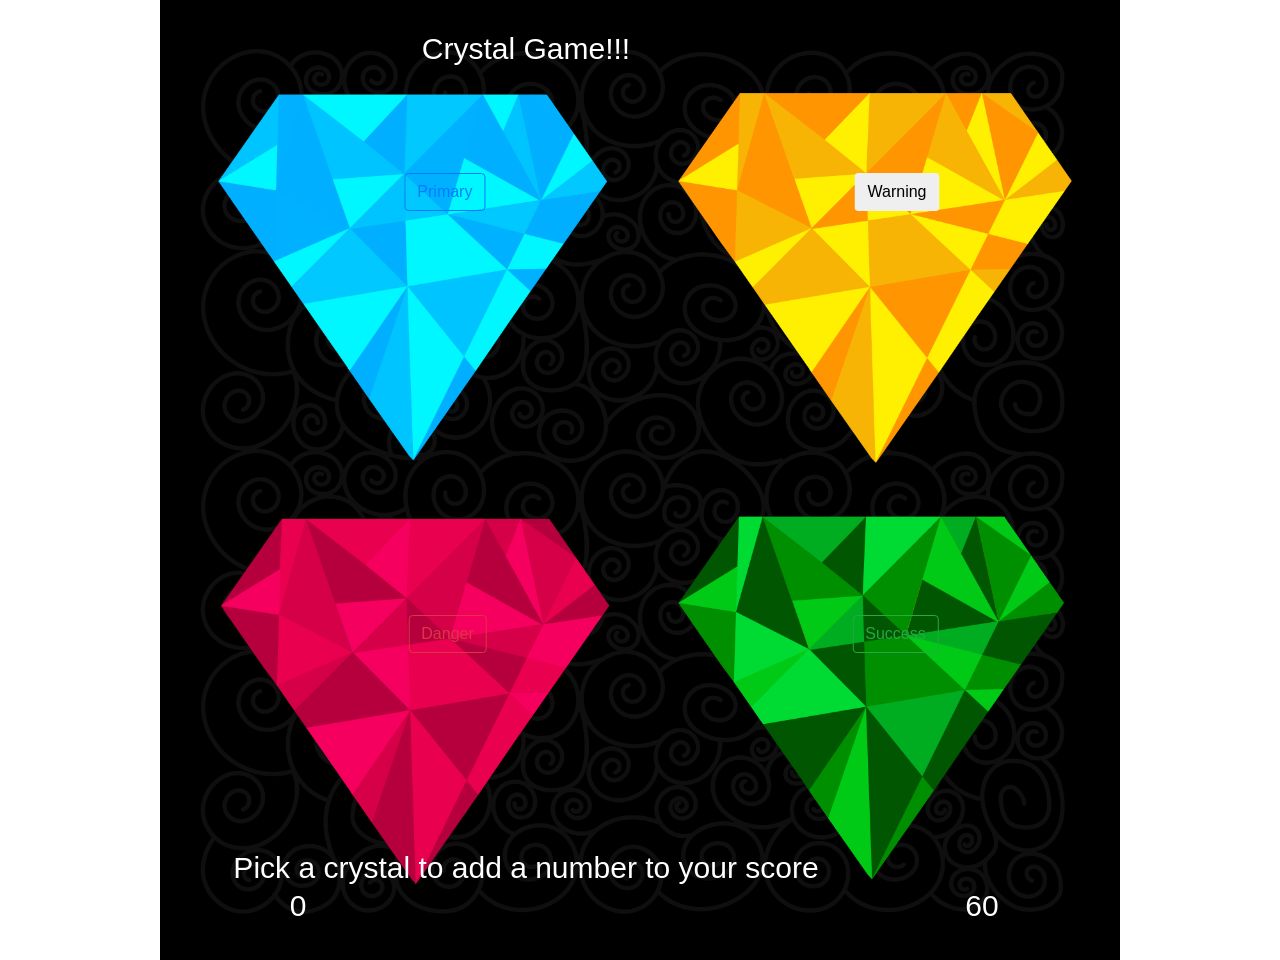
<file: index.html>
<!DOCTYPE html>
<html lang="en">

<head>
    <meta charset="UTF-8">
    <meta name="viewport" content="width=device-width, initial-scale=1.0">
    <title>Crystal Game</title>
    <link rel="stylesheet" type="text/css" href="css/style.css">
    <link rel="stylesheet" type="text/css" href="https://meyerweb.com/eric/tools/css/reset/reset.css">
    <link rel="stylesheet" href="https://maxcdn.bootstrapcdn.com/bootstrap/4.0.0/css/bootstrap.min.css"
        integrity="sha384-Gn5384xqQ1aoWXA+058RXPxPg6fy4IWvTNh0E263XmFcJlSAwiGgFAW/dAiS6JXm" crossorigin="anonymous">

    <script type="text/javascript" src="https://code.jquery.com/jquery-3.5.1.js"
        integrity="sha256-QWo7LDvxbWT2tbbQ97B53yJnYU3WhH/C8ycbRAkjPDc=" crossorigin="anonymous"></script>
    <script type="text/javascript" src="javascript/game.js"></script>


</head>

<body>
    <div class="container">
        <img src="images/background-image.jpg" alt="crystal image" style="width:960px;">
        <div class="heading">Crystal Game!!!</div>
        <div class="bottom-right">Pick a crystal to add a number to your score</div>
        <div class="scoreboard"></div>
        <div class="targetscore"></div>
        <button type="button" class="btn btn-outline-primary bluegem" id="bluegem">Primary</button>
        <button type="button" class="btn btn-outline-success" id="greenie">Success</button>
        <button type="button" class="btn btn-warning- yellowgem" id="yellowButton">Warning</button>
        <button type="button" class="btn btn-outline-danger" id="ruby">Danger</button>
    </div>



</body>

</html>
</file>
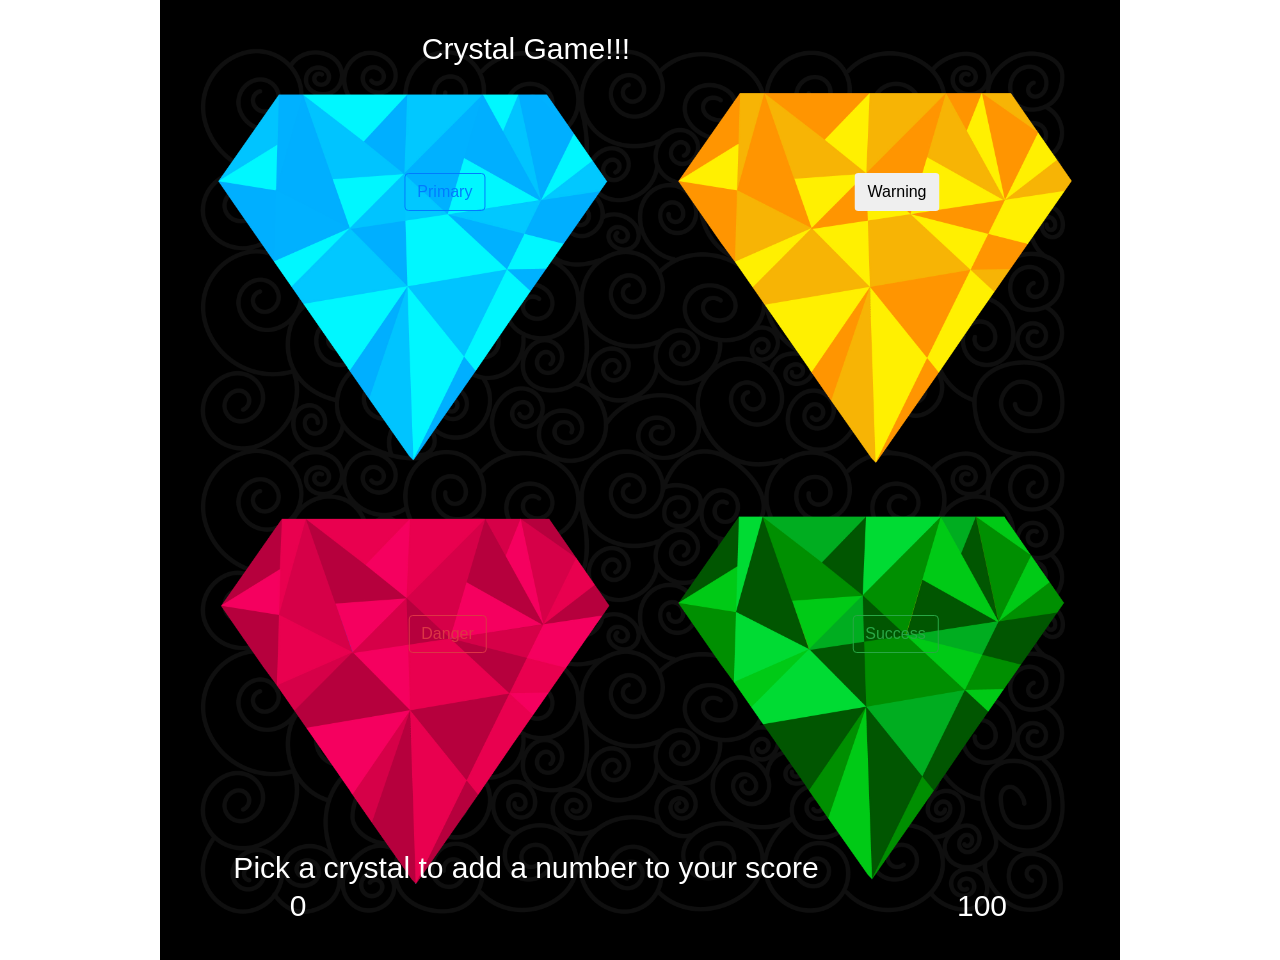
<file: game.html>
<!DOCTYPE html>
<html lang="en">

<head>
    <meta charset="UTF-8">
    <meta name="viewport" content="width=device-width, initial-scale=1.0">
    <title>Crystal Game</title>
    <link rel="stylesheet" type="text/css" href="css/style.css">
    <link rel="stylesheet" type="text/css" href="https://meyerweb.com/eric/tools/css/reset/reset.css">
    <link rel="stylesheet" href="https://maxcdn.bootstrapcdn.com/bootstrap/4.0.0/css/bootstrap.min.css"
        integrity="sha384-Gn5384xqQ1aoWXA+058RXPxPg6fy4IWvTNh0E263XmFcJlSAwiGgFAW/dAiS6JXm" crossorigin="anonymous">

    <script type="text/javascript" src="https://code.jquery.com/jquery-3.5.1.js"
        integrity="sha256-QWo7LDvxbWT2tbbQ97B53yJnYU3WhH/C8ycbRAkjPDc=" crossorigin="anonymous"></script>
</head>

<body>
    <div class="container">
        <img src="images/background-image.jpg" alt="crystal image" style="width:960px;">
        <div class="heading">Crystal Game!!!</div>
        <div class="bottom-right">Pick a crystal to add a number to your score</div>
        <div class="scoreboard"></div>
        <div class="targetscore"></div>
        <button type="button" class="btn btn-outline-primary bluegem" id="bluegem">Primary</button>
        <button type="button" class="btn btn-outline-success" id="greenie">Success</button>
        <button type="button" class="btn btn-warning- yellowgem" id="yellowButton">Warning</button>
        <button type="button" class="btn btn-outline-danger" id="ruby">Danger</button>
    </div>

    <script>


        var score = 0;
        var targetNumber = 100
        var numberOptions = [10, 5, 3, 7];

        $(".scoreboard").text(score);
        $(".targetscore").text(targetNumber);




        $(".btn").on("click", function(){
               
               
        var myId=$(this).attr("id");
           if(myId==="bluegem"){
        score += numberOptions[10];
        console.log("bluegem Clicked");

    }
    else if (myId==="yellowButton"){
        score += numberOptions[3];
        console.log("yellowButton Clicked");

    }
    else if(myId==="greenie"){
        score += numberOptions[5];
        console.log("greenie clicked");
    }
    else if(myId=="ruby"){
        score += numberOptions[7];
        console.log("ruby clicked");
    }
    if(score === targetNumber){
        alert("You Win!");
        score=0;
        targetNumber=mathRandom(max);
    }
$(".scoreboard").text(score);
$(".targetscore").text(targetNumber);
        });
    </script>

    </body>
    </html>
</file>
<file: css/style.css>
.crystal-images{
height: 960px;
width:960px;
text-align:center;
position:relative;
}

.heading{
    top: 5%; left: 40%;
    transform:translate(-50%,-50%);
    position : absolute;     

}
.bottom-right{
position: absolute;
bottom: 5%; left: 40%;
transform: translate(-50%,-50%);
}
.container{
    position:relative;
    text-align:center;
    color:white;
    font-size: 30px;
}
.bluegem{
    position:absolute;
top:20%; right:60%;
transform:translate(-50%,-50%);
}    
.yellowgem{
    position: absolute;
    top:20%; right: 20%;
    transform: translate(-50%,-50%);
}
.btn-outline-danger{
    position:absolute;
    bottom: 30%; right:60%;
    transform:translate(-50%,-50%);
}
.btn-outline-success{
    position:absolute;
    bottom:30%; right:20%;
    transform:translate(-50%,-50%);
}
.scoreboard{
    position:absolute;
    bottom:1%;
    left:20%;
    transform:translate(-50%,-50%);
    color:white;
}
.targetscore{
position:absolute;
bottom:1%;
left:80%;
transform:translate(-50%,-50%);
color:white;
}
</file>
